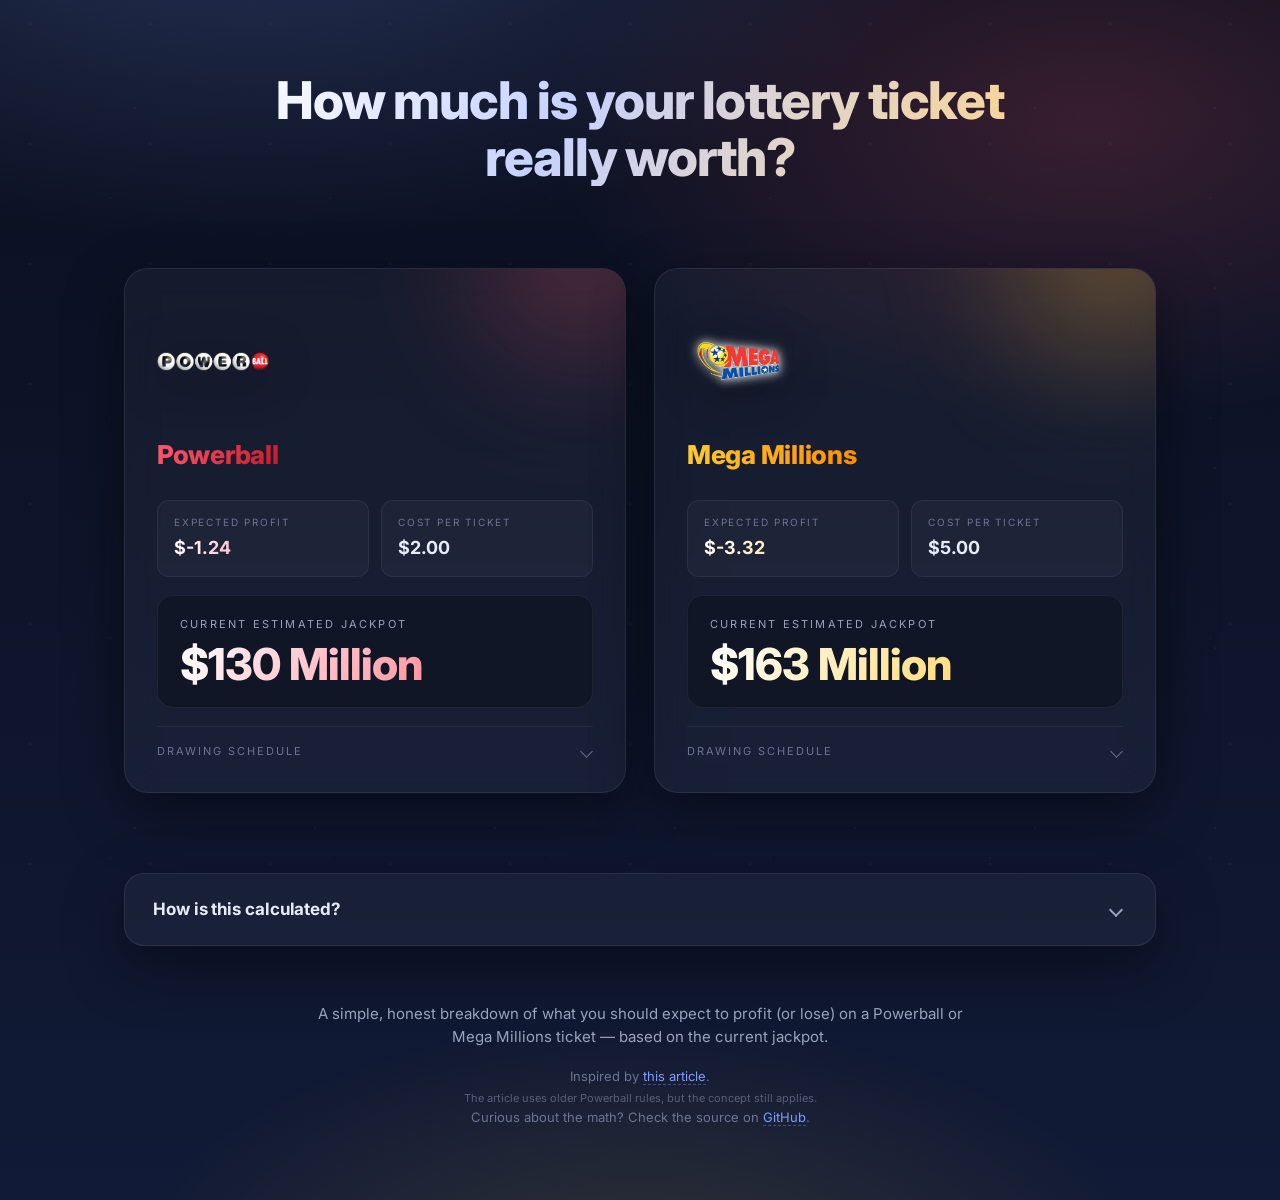
<file: index.html>
<!DOCTYPE html>
<html lang="en">
    <head>
        <meta charset="utf-8">
        <meta name="viewport" content="width=device-width, initial-scale=1">

        <link rel="shortcut icon" href="images/favicon.ico" type="image/x-icon" />
        <title>Lottery Ticket Expected Value</title>

        <link rel="preconnect" href="https://fonts.googleapis.com">
        <link rel="preconnect" href="https://fonts.gstatic.com" crossorigin>
        <link href="https://fonts.googleapis.com/css2?family=Inter:wght@400;600;700;800&display=swap" rel="stylesheet">

        <link rel="stylesheet" href="main.css">
        <script src="src/CalculateValue.js"></script>
    </head>

    <body>
        <header class="hero">
            <h1>How much is your lottery ticket really worth?</h1>
        </header>

        <main class="cards">
            <article class="card pb">
                <div class="logo"><img src="images/PBLogo.png" alt="Powerball logo"></div>
                <h2><a href="https://www.powerball.com/">Powerball</a></h2>

                <div class="stats">
                    <div class="stat profit">
                        <div class="stat-label">Expected Profit</div>
                        <div class="stat-value" id="p_value">$</div>
                    </div>
                    <div class="stat">
                        <div class="stat-label">Cost Per Ticket</div>
                        <div class="stat-value" id="p_price">$</div>
                    </div>
                </div>

                <div class="jackpot-block">
                    <div class="jackpot-label">Current Estimated Jackpot</div>
                    <div class="jackpot-value" id="p_jackpot">$</div>
                </div>

                <details class="drawing-block">
                    <summary class="drawing-summary">Drawing Schedule</summary>
                    <div class="drawing-rows">
                        <div class="schedule-row">
                            <span class="schedule-label">Drawing Days</span>
                            <span class="schedule-value">Monday, Wednesday &amp; Saturday</span>
                        </div>
                        <div class="schedule-row">
                            <span class="schedule-label">Drawing Time</span>
                            <span class="schedule-value">10:59 PM ET</span>
                        </div>
                        <div class="schedule-row">
                            <span class="schedule-label">Ticket Cutoff</span>
                            <span class="schedule-value">~10:00 PM ET (varies by state)</span>
                        </div>
                    </div>
                </details>

            </article>

            <article class="card mm">
                <div class="logo"><img src="images/MMLogo.png" alt="Mega Millions logo"></div>
                <h2><a href="http://www.megamillions.com/">Mega Millions</a></h2>

                <div class="stats">
                    <div class="stat profit">
                        <div class="stat-label">Expected Profit</div>
                        <div class="stat-value" id="m_value">$</div>
                    </div>
                    <div class="stat">
                        <div class="stat-label">Cost Per Ticket</div>
                        <div class="stat-value" id="m_price">$</div>
                    </div>
                </div>

                <div class="jackpot-block">
                    <div class="jackpot-label">Current Estimated Jackpot</div>
                    <div class="jackpot-value" id="m_jackpot">$</div>
                </div>

                <details class="drawing-block">
                    <summary class="drawing-summary">Drawing Schedule</summary>
                    <div class="drawing-rows">
                        <div class="schedule-row">
                            <span class="schedule-label">Drawing Days</span>
                            <span class="schedule-value">Tuesday &amp; Friday</span>
                        </div>
                        <div class="schedule-row">
                            <span class="schedule-label">Drawing Time</span>
                            <span class="schedule-value">11:00 PM ET</span>
                        </div>
                        <div class="schedule-row">
                            <span class="schedule-label">Ticket Cutoff</span>
                            <span class="schedule-value">~10:45 PM ET (varies by state)</span>
                        </div>
                    </div>
                </details>

            </article>
        </main>

        <section class="explainer">
            <details>
                <summary>
                    <span class="summary-text">How is this calculated?</span>
                    <span class="chevron" aria-hidden="true"></span>
                </summary>

                <div class="explainer-body">
                    <p>
                        Expected value (EV) is the average profit you'd make per ticket if
                        you played the same drawing infinitely many times. It's the sum of
                        every possible payout, weighted by how likely it is, minus what
                        the ticket costs. The formula:
                    </p>

                    <pre class="formula">EV  =  jackpot &times; P(jackpot)
     +  &Sigma; ( prize<sub>tier</sub> &times; P(tier) )   &mdash; over every non-jackpot prize tier
     &minus;  ticket price</pre>

                    <p>
                        The jackpot term grows with the prize, the middle term is a fixed
                        contribution from all the smaller prizes, and the last term is what
                        you always pay. EV turns positive only when the jackpot gets large
                        enough to outweigh the ticket cost.
                    </p>

                    <h3>The fixed pieces</h3>
                    <p>
                        Every drawing uses the same odds and the same non-jackpot prize
                        amounts, so the middle term is a constant per game. Computed from
                        the official prize tables:
                    </p>

                    <div class="explainer-grid">
                        <div class="explainer-card">
                            <h4>Powerball <span class="muted">($2 ticket)</span></h4>
                            <p class="muted">Jackpot odds: 1 in 292,201,338</p>
                            <div class="table-scroll">
                                <table>
                                    <thead>
                                        <tr><th>Match</th><th>Prize</th><th>Odds (1 in)</th><th>EV contribution</th></tr>
                                    </thead>
                                    <tbody>
                                        <tr><td>5 white</td><td>$1,000,000</td><td>11,688,053</td><td>$0.0856</td></tr>
                                        <tr><td>4 white + PB</td><td>$50,000</td><td>913,129</td><td>$0.0548</td></tr>
                                        <tr><td>4 white</td><td>$100</td><td>36,525</td><td>$0.0027</td></tr>
                                        <tr><td>3 white + PB</td><td>$100</td><td>14,494</td><td>$0.0069</td></tr>
                                        <tr><td>3 white</td><td>$7</td><td>580</td><td>$0.0121</td></tr>
                                        <tr><td>2 white + PB</td><td>$7</td><td>701</td><td>$0.0100</td></tr>
                                        <tr><td>1 white + PB</td><td>$4</td><td>92</td><td>$0.0435</td></tr>
                                        <tr><td>PB only</td><td>$4</td><td>38</td><td>$0.1044</td></tr>
                                    </tbody>
                                    <tfoot>
                                        <tr><td colspan="3">Sum of non-jackpot EV</td><td>$0.32</td></tr>
                                    </tfoot>
                                </table>
                            </div>
                        </div>

                        <div class="explainer-card">
                            <h4>Mega Millions <span class="muted">($5 ticket)</span></h4>
                            <p class="muted">Jackpot odds: 1 in 290,472,336</p>
                            <p class="muted small">
                                Every ticket gets a random multiplier (2X, 3X, 4X, 5X, or 10X)
                                that scales every non-jackpot prize. Expected multiplier &asymp; 3.00,
                                already baked into the prizes below.
                            </p>
                            <div class="table-scroll">
                                <table>
                                    <thead>
                                        <tr><th>Match</th><th>Avg. prize</th><th>Odds (1 in)</th><th>EV contribution</th></tr>
                                    </thead>
                                    <tbody>
                                        <tr><td>5 white</td><td>$3,001,467</td><td>12,629,232</td><td>$0.2377</td></tr>
                                        <tr><td>4 white + MB</td><td>$30,015</td><td>893,761</td><td>$0.0336</td></tr>
                                        <tr><td>4 white</td><td>$1,501</td><td>38,859</td><td>$0.0386</td></tr>
                                        <tr><td>3 white + MB</td><td>$600</td><td>13,965</td><td>$0.0430</td></tr>
                                        <tr><td>3 white</td><td>$30</td><td>607</td><td>$0.0494</td></tr>
                                        <tr><td>2 white + MB</td><td>$30</td><td>665</td><td>$0.0451</td></tr>
                                        <tr><td>1 white + MB</td><td>$21</td><td>86</td><td>$0.2443</td></tr>
                                        <tr><td>MB only</td><td>$15</td><td>35</td><td>$0.4288</td></tr>
                                    </tbody>
                                    <tfoot>
                                        <tr><td colspan="3">Sum of non-jackpot EV</td><td>$1.12</td></tr>
                                    </tfoot>
                                </table>
                            </div>
                        </div>
                    </div>

                    <h3>Putting it together</h3>
                    <p>
                        Plug the current jackpot in. For Powerball, EV = jackpot &divide; 292,201,338
                        + $0.32 &minus; $2. For Mega Millions, EV = jackpot &divide; 290,472,336
                        + $1.12 &minus; $5. The break-even jackpot &mdash; where EV crosses zero
                        before any other adjustments &mdash; is roughly $491M for Powerball and
                        $1.13B for Mega Millions.
                    </p>

                    <h3>What this number doesn't include</h3>
                    <ul>
                        <li><strong>Taxes.</strong> Federal withholding alone is ~37% on large prizes, plus state tax in most places. Real after-tax EV is materially lower.</li>
                        <li><strong>Lump sum vs. annuity.</strong> Advertised jackpots are the 30-year annuity. The cash option is typically about half.</li>
                        <li><strong>Splitting the jackpot.</strong> When jackpots get huge, more tickets get sold, which raises the chance of multiple winners splitting the pot.</li>
                    </ul>
                    <p class="muted small">
                        Each of these pushes the true EV down. Treat the number on this page
                        as a generous upper bound.
                    </p>
                </div>
            </details>
        </section>

        <footer class="page-footer">
            <p class="lede">
                A simple, honest breakdown of what you should expect to profit (or lose)
                on a Powerball or Mega Millions ticket &mdash; based on the current jackpot.
            </p>
            <div class="more-info">
                <p>Inspired by
                    <a href="http://www.businessinsider.com/heres-when-math-says-you-should-start-to-care-about-powerball-2013-9">this article</a>.
                </p>
                <p class="fine-print">The article uses older Powerball rules, but the concept still applies.</p>
                <p>Curious about the math? Check the source on
                    <a href="https://github.com/bquinn17/LotteryTicket">GitHub</a>.
                </p>
            </div>
        </footer>

        <script>
            function initializeValues(data) {
                calculateValue("m", data.megamillions, 1);
                calculateValue("p", data.powerball, 1);
            }

            fetch("data/current_jackpots.json")
                .then(function(response) {
                    if (!response.ok) {
                        throw new Error("Unable to load jackpot values.");
                    }
                    return response.json();
                })
                .then(function(data) {
                    initializeValues(data);
                })
                .catch(function() {
                    initializeValues({ megamillions: 0.0, powerball: 0.0 });
                });

            document.querySelectorAll(".drawing-block").forEach(function(details) {
                var rows = details.querySelector(".drawing-rows");
                rows.style.maxHeight = "0px";

                details.querySelector(".drawing-summary").addEventListener("click", function(e) {
                    e.preventDefault();
                    if (details.open) {
                        rows.style.maxHeight = rows.scrollHeight + "px";
                        rows.getBoundingClientRect();
                        rows.style.maxHeight = "0px";
                        rows.addEventListener("transitionend", function onEnd() {
                            rows.removeEventListener("transitionend", onEnd);
                            details.removeAttribute("open");
                        });
                    } else {
                        details.setAttribute("open", "");
                        rows.style.maxHeight = "0px";
                        rows.getBoundingClientRect();
                        rows.style.maxHeight = rows.scrollHeight + "px";
                        rows.addEventListener("transitionend", function onEnd() {
                            rows.removeEventListener("transitionend", onEnd);
                            rows.style.maxHeight = "";
                        });
                    }
                });
            });

        </script>
    </body>
</html>
</file>
<file: main.css>
:root {
    --bg-0: #0b1020;
    --bg-1: #111a36;
    --bg-2: #1a2550;
    --text: #e8ecf7;
    --text-dim: #9aa3bd;
    --muted: #6b7494;
    --accent: #7c9cff;
    --mm-1: #ffcc33;
    --mm-2: #ff8a00;
    --pb-1: #ff5a6e;
    --pb-2: #c21a2a;
    --card-bg: rgba(255, 255, 255, 0.04);
    --card-border: rgba(255, 255, 255, 0.08);
    --shadow: 0 20px 60px rgba(0, 0, 0, 0.45);
}

* {
    box-sizing: border-box;
    margin: 0;
    padding: 0;
}

html, body {
    min-height: 100%;
    background: var(--bg-0);
    color: var(--text);
    font-family: "Inter", "Segoe UI", -apple-system, BlinkMacSystemFont, "Helvetica Neue", Arial, sans-serif;
    -webkit-font-smoothing: antialiased;
    line-height: 1.55;
    overflow-x: hidden;
}

body {
    background:
        radial-gradient(1200px 600px at 20% -10%, rgba(124, 156, 255, 0.25), transparent 60%),
        radial-gradient(900px 500px at 85% 10%, rgba(255, 90, 110, 0.18), transparent 60%),
        radial-gradient(900px 500px at 50% 110%, rgba(255, 204, 51, 0.15), transparent 60%),
        linear-gradient(180deg, var(--bg-0), var(--bg-1));
    position: relative;
}

body::before {
    content: "";
    position: fixed;
    inset: 0;
    background-image:
        radial-gradient(circle at 25% 20%, rgba(255, 255, 255, 0.08) 1px, transparent 1px),
        radial-gradient(circle at 75% 60%, rgba(255, 255, 255, 0.06) 1px, transparent 1px),
        radial-gradient(circle at 50% 90%, rgba(255, 255, 255, 0.05) 1px, transparent 1px);
    background-size: 120px 120px, 180px 180px, 220px 220px;
    pointer-events: none;
    opacity: 0.6;
    animation: drift 40s linear infinite;
    z-index: 0;
}

@keyframes drift {
    0%   { transform: translate3d(0, 0, 0); }
    50%  { transform: translate3d(-30px, -20px, 0); }
    100% { transform: translate3d(0, 0, 0); }
}

main, header, footer {
    position: relative;
    z-index: 1;
}

.page-footer {
    max-width: 720px;
    margin: 0 auto;
    padding: 16px 24px 72px;
    text-align: center;
    animation: fadeUp 1.4s cubic-bezier(0.2, 0.7, 0.2, 1) both;
    animation-delay: 0.75s;
}

.page-footer .lede {
    font-size: 15px;
    color: var(--text-dim);
    margin-bottom: 18px;
}

.hero {
    text-align: center;
    padding: 72px 24px 48px;
    max-width: 860px;
    margin: 0 auto;
    animation: fadeUp 1.4s cubic-bezier(0.2, 0.7, 0.2, 1) both;
}

.eyebrow {
    display: inline-block;
    font-size: 12px;
    letter-spacing: 0.24em;
    text-transform: uppercase;
    color: var(--accent);
    padding: 6px 14px;
    border: 1px solid rgba(124, 156, 255, 0.35);
    border-radius: 999px;
    background: rgba(124, 156, 255, 0.08);
    margin-bottom: 20px;
}

.hero h1 {
    font-size: clamp(32px, 5vw, 52px);
    font-weight: 800;
    letter-spacing: -0.02em;
    line-height: 1.1;
    margin-bottom: 18px;
    background: linear-gradient(120deg, #ffffff 0%, #c7d2ff 40%, #ffd68a 100%);
    -webkit-background-clip: text;
    background-clip: text;
    color: transparent;
}

.hero p.lede {
    font-size: 17px;
    color: var(--text-dim);
    max-width: 620px;
    margin: 0 auto 20px;
}

.more-info {
    font-size: 13px;
    color: var(--muted);
    max-width: 620px;
    margin: 0 auto;
}

.more-info a {
    color: var(--accent);
    text-decoration: none;
    border-bottom: 1px dashed rgba(124, 156, 255, 0.4);
    transition: border-color 0.2s ease, color 0.2s ease;
}

.more-info a:hover {
    color: #a8bfff;
    border-bottom-color: #a8bfff;
}

.fine-print {
    font-size: 11px;
    opacity: 0.75;
    margin-top: 4px;
}

.cards {
    display: grid;
    grid-template-columns: repeat(2, minmax(0, 1fr));
    align-items: start;
    gap: 28px;
    max-width: 1080px;
    margin: 16px auto 80px;
    padding: 0 24px;
}

@media (max-width: 780px) {
    .cards {
        grid-template-columns: 1fr;
    }
    .hero {
        padding: 56px 20px 32px;
    }
}

.card {
    position: relative;
    padding: 36px 32px 32px;
    border-radius: 24px;
    background: var(--card-bg);
    border: 1px solid var(--card-border);
    backdrop-filter: blur(14px);
    -webkit-backdrop-filter: blur(14px);
    box-shadow: var(--shadow);
    overflow: hidden;
    transition: transform 0.6s cubic-bezier(0.2, 0.7, 0.2, 1),
                box-shadow 0.6s ease,
                border-color 0.6s ease;
    animation: fadeUp 1.6s cubic-bezier(0.2, 0.7, 0.2, 1) both;
}

.card.mm { animation-delay: 0.6s; }
.card.pb { animation-delay: 0.35s; }

.card::before {
    content: "";
    position: absolute;
    inset: -1px;
    border-radius: inherit;
    padding: 1px;
    background: linear-gradient(140deg, transparent, rgba(255, 255, 255, 0.15), transparent 60%);
    -webkit-mask: linear-gradient(#000 0 0) content-box, linear-gradient(#000 0 0);
    mask: linear-gradient(#000 0 0) content-box, linear-gradient(#000 0 0);
    -webkit-mask-composite: xor;
    mask-composite: exclude;
    pointer-events: none;
}

.card::after {
    content: "";
    position: absolute;
    top: -40%;
    right: -30%;
    width: 380px;
    height: 380px;
    border-radius: 50%;
    filter: blur(60px);
    opacity: 0.35;
    pointer-events: none;
    transition: opacity 0.7s ease, transform 1s ease;
}

.card.mm::after {
    background: radial-gradient(circle, var(--mm-1), transparent 60%);
}

.card.pb::after {
    background: radial-gradient(circle, var(--pb-1), transparent 60%);
}

.card:hover {
    transform: translateY(-6px);
    border-color: rgba(255, 255, 255, 0.18);
    box-shadow: 0 30px 80px rgba(0, 0, 0, 0.55);
}

.card:hover::after {
    opacity: 0.55;
    transform: scale(1.08);
}

.logo {
    width: 112px;
    height: 112px;
    display: flex;
    align-items: center;
    justify-content: center;
    margin-bottom: 18px;
    animation: float 9s ease-in-out infinite;
}

.logo img {
    max-width: 100%;
    max-height: 100%;
    object-fit: contain;
    filter: drop-shadow(0 8px 24px rgba(0, 0, 0, 0.4));
}

.card.pb .logo { animation-delay: -4.5s; }

@keyframes float {
    0%, 100% { transform: translateY(0); }
    50%      { transform: translateY(-8px); }
}

.card h2 {
    font-size: 26px;
    font-weight: 800;
    letter-spacing: -0.01em;
    margin-bottom: 24px;
}

.card h2 a {
    text-decoration: none;
    background: linear-gradient(120deg, var(--grad-1, #fff), var(--grad-2, #ccc));
    -webkit-background-clip: text;
    background-clip: text;
    color: transparent;
    transition: opacity 0.2s ease;
}

.card.mm h2 a { --grad-1: var(--mm-1); --grad-2: var(--mm-2); }
.card.pb h2 a { --grad-1: var(--pb-1); --grad-2: var(--pb-2); }

.card h2 a:hover { opacity: 0.85; }

.jackpot-block {
    padding: 20px 22px;
    border-radius: 16px;
    background: rgba(0, 0, 0, 0.25);
    border: 1px solid rgba(255, 255, 255, 0.06);
    position: relative;
    overflow: hidden;
}

@keyframes shimmer {
    0%, 100% { transform: translateX(-100%); }
    50%      { transform: translateX(100%); }
}

.jackpot-label {
    font-size: 11px;
    letter-spacing: 0.2em;
    text-transform: uppercase;
    color: var(--text-dim);
    margin-bottom: 8px;
}

.jackpot-value {
    font-size: clamp(32px, 5vw, 44px);
    font-weight: 800;
    letter-spacing: -0.02em;
    line-height: 1.05;
    background: linear-gradient(120deg, #ffffff, var(--grad-1, #fff));
    -webkit-background-clip: text;
    background-clip: text;
    color: transparent;
}

.card.mm .jackpot-value { --grad-1: var(--mm-1); }
.card.pb .jackpot-value { --grad-1: var(--pb-1); }

@keyframes pulse {
    0%, 100% { filter: brightness(1); }
    50%      { filter: brightness(1.15); }
}

.stats {
    display: grid;
    grid-template-columns: 1fr 1fr;
    gap: 12px;
    margin-bottom: 18px;
}

.stat {
    padding: 14px 16px;
    border-radius: 12px;
    background: rgba(255, 255, 255, 0.03);
    border: 1px solid rgba(255, 255, 255, 0.06);
    transition: background 0.45s ease, border-color 0.45s ease, transform 0.45s ease;
    position: relative;
    overflow: hidden;
}

.stat:hover {
    background: rgba(255, 255, 255, 0.06);
    border-color: rgba(255, 255, 255, 0.12);
}

.stat-label {
    font-size: 10px;
    letter-spacing: 0.18em;
    text-transform: uppercase;
    color: var(--muted);
    margin-bottom: 4px;
}

.stat-value {
    font-size: 18px;
    font-weight: 700;
    color: var(--text);
}

.stat.profit::before {
    content: "";
    position: absolute;
    inset: 0;
    background: linear-gradient(90deg, transparent, rgba(255, 255, 255, 0.08), transparent);
    transform: translateX(-100%);
    animation: shimmer 6.5s ease-in-out infinite;
    pointer-events: none;
}

.stat.profit .stat-value {
    background: linear-gradient(120deg, #ffffff, var(--grad-1, #fff));
    -webkit-background-clip: text;
    background-clip: text;
    color: transparent;
    animation: pulse 5s ease-in-out infinite;
}

.card.mm .stat.profit .stat-value { --grad-1: var(--mm-1); }
.card.pb .stat.profit .stat-value { --grad-1: var(--pb-1); }

.explainer {
    max-width: 1080px;
    margin: 0 auto 40px;
    padding: 0 24px;
    position: relative;
    z-index: 1;
    animation: fadeUp 1.6s cubic-bezier(0.2, 0.7, 0.2, 1) both;
    animation-delay: 0.85s;
}

.explainer details {
    border-radius: 20px;
    background: var(--card-bg);
    border: 1px solid var(--card-border);
    backdrop-filter: blur(14px);
    -webkit-backdrop-filter: blur(14px);
    box-shadow: var(--shadow);
    overflow: hidden;
}

.explainer summary {
    list-style: none;
    cursor: pointer;
    padding: 22px 28px;
    display: flex;
    align-items: center;
    justify-content: space-between;
    gap: 16px;
    user-select: none;
    transition: background 0.2s ease;
}

.explainer summary::-webkit-details-marker { display: none; }

.explainer summary:hover {
    background: rgba(255, 255, 255, 0.03);
}

.explainer .summary-text {
    font-size: 17px;
    font-weight: 700;
    letter-spacing: -0.005em;
    color: var(--text);
}

.explainer .chevron {
    width: 10px;
    height: 10px;
    border-right: 2px solid var(--text-dim);
    border-bottom: 2px solid var(--text-dim);
    transform: rotate(45deg);
    transition: transform 0.25s ease;
    margin-right: 6px;
}

.explainer details[open] .chevron {
    transform: rotate(-135deg);
}

.explainer-body {
    padding: 4px 28px 28px;
    color: var(--text-dim);
    font-size: 14px;
    line-height: 1.65;
}

.explainer-body p {
    margin-bottom: 14px;
}

.explainer-body h3 {
    font-size: 15px;
    font-weight: 700;
    color: var(--text);
    margin: 22px 0 10px;
    letter-spacing: -0.005em;
}

.explainer-body h4 {
    font-size: 14px;
    font-weight: 700;
    color: var(--text);
    margin-bottom: 4px;
}

.explainer-body ul {
    padding-left: 20px;
    margin-bottom: 14px;
}

.explainer-body li {
    margin-bottom: 6px;
}

.explainer-body strong {
    color: var(--text);
    font-weight: 600;
}

.explainer-body .muted {
    color: var(--muted);
}

.explainer-body .small {
    font-size: 12px;
}

.formula {
    font-family: "SFMono-Regular", "Menlo", "Consolas", monospace;
    font-size: 13px;
    line-height: 1.6;
    color: var(--text);
    background: rgba(0, 0, 0, 0.3);
    border: 1px solid rgba(255, 255, 255, 0.06);
    border-radius: 12px;
    padding: 16px 18px;
    margin: 6px 0 18px;
    overflow-x: auto;
    -webkit-overflow-scrolling: touch;
    white-space: pre;
}

.explainer-grid {
    display: grid;
    grid-template-columns: repeat(2, minmax(0, 1fr));
    gap: 16px;
    margin: 8px 0 8px;
}

@media (max-width: 780px) {
    .explainer-grid {
        grid-template-columns: 1fr;
    }
}

.explainer-card {
    padding: 18px 18px 12px;
    border-radius: 14px;
    background: rgba(0, 0, 0, 0.22);
    border: 1px solid rgba(255, 255, 255, 0.06);
    min-width: 0;
}

.explainer-card p {
    margin-bottom: 8px;
}

.explainer-card .table-scroll {
    margin: 10px -18px 0;
    padding: 0 18px;
    overflow-x: auto;
    -webkit-overflow-scrolling: touch;
    scrollbar-width: thin;
    scrollbar-color: rgba(255, 255, 255, 0.2) transparent;
}

.explainer-card .table-scroll::-webkit-scrollbar {
    height: 6px;
}

.explainer-card .table-scroll::-webkit-scrollbar-thumb {
    background: rgba(255, 255, 255, 0.2);
    border-radius: 3px;
}

.explainer-card table {
    width: 100%;
    border-collapse: collapse;
    font-size: 12.5px;
}

.explainer-card th,
.explainer-card td {
    padding: 6px 8px;
    text-align: right;
    border-bottom: 1px solid rgba(255, 255, 255, 0.05);
    white-space: nowrap;
}

.explainer-card th:first-child,
.explainer-card td:first-child {
    text-align: left;
    color: var(--text);
}

.explainer-card th {
    font-size: 10px;
    letter-spacing: 0.12em;
    text-transform: uppercase;
    color: var(--muted);
    font-weight: 600;
}

.explainer-card tfoot td {
    border-bottom: none;
    border-top: 1px solid rgba(255, 255, 255, 0.12);
    font-weight: 700;
    color: var(--text);
    padding-top: 10px;
}

@keyframes fadeUp {
    from { opacity: 0; transform: translateY(24px); }
    to   { opacity: 1; transform: translateY(0); }
}

.drawing-block {
    margin-top: 18px;
    border-top: 1px solid rgba(255, 255, 255, 0.06);
}

.drawing-summary {
    list-style: none;
    cursor: pointer;
    padding-top: 16px;
    display: flex;
    align-items: center;
    justify-content: space-between;
    font-size: 11px;
    letter-spacing: 0.18em;
    text-transform: uppercase;
    color: var(--muted);
    user-select: none;
    transition: color 0.2s ease;
}

.drawing-summary::-webkit-details-marker { display: none; }

.drawing-summary::after {
    content: "";
    display: inline-block;
    width: 8px;
    height: 8px;
    border-right: 1.5px solid currentColor;
    border-bottom: 1.5px solid currentColor;
    transform: rotate(45deg);
    transition: transform 0.2s ease;
    margin-right: 2px;
}

.drawing-block[open] .drawing-summary::after {
    transform: rotate(-135deg);
}

.drawing-summary:hover {
    color: var(--text-dim);
}

.drawing-rows {
    display: flex;
    flex-direction: column;
    gap: 10px;
    padding-top: 14px;
    overflow: hidden;
    transition: max-height 0.28s ease;
}

.schedule-row {
    display: flex;
    flex-direction: column;
    gap: 2px;
}

.schedule-label {
    font-size: 10px;
    letter-spacing: 0.16em;
    text-transform: uppercase;
    color: var(--muted);
}

.schedule-value {
    font-size: 13px;
    color: var(--text);
}

@media (prefers-reduced-motion: reduce) {
    *, *::before, *::after {
        animation-duration: 0.001s !important;
        animation-iteration-count: 1 !important;
        transition-duration: 0.001s !important;
    }
}
</file>
